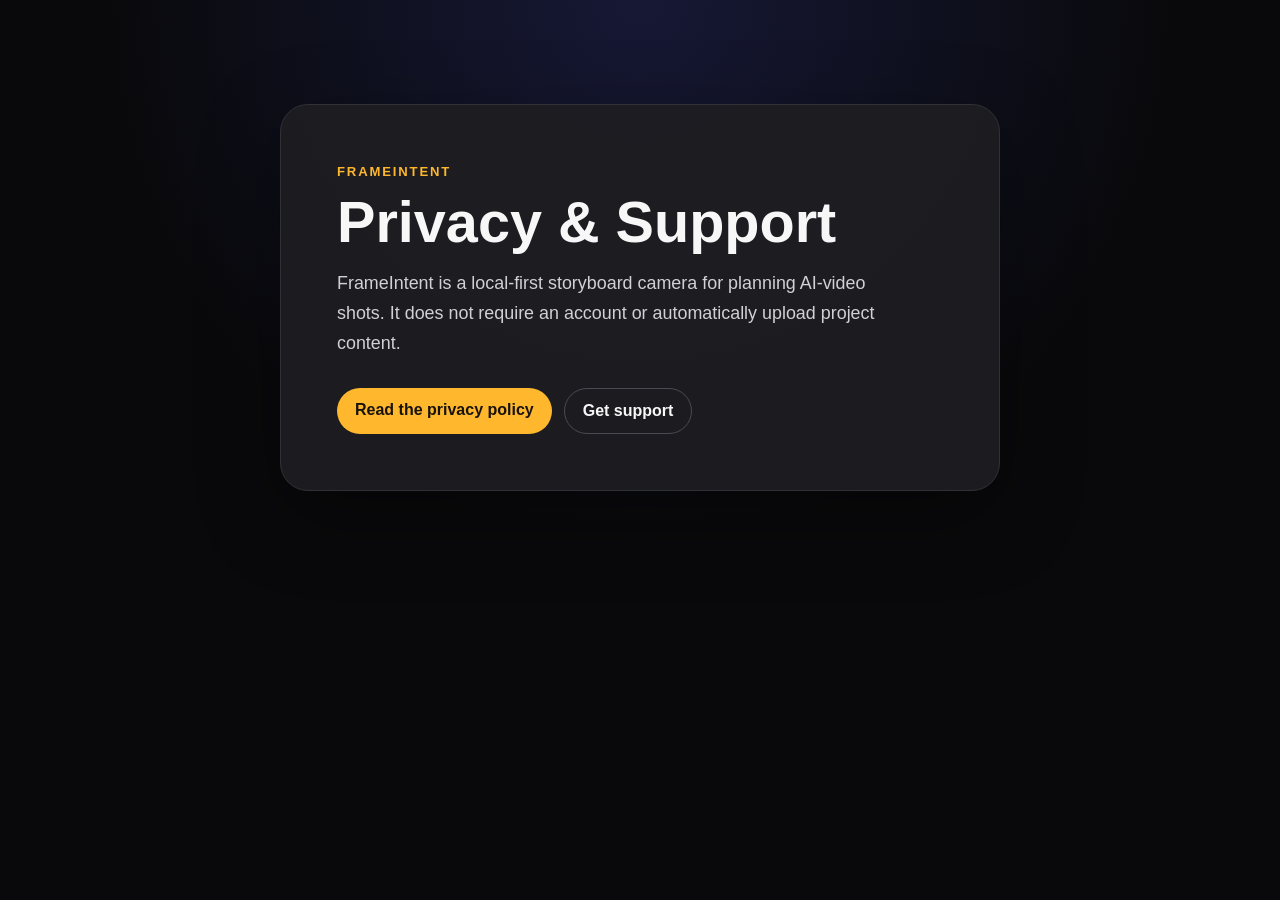
<file: index.html>
<!DOCTYPE html>
<html lang="en">
<head>
  <meta charset="utf-8">
  <meta name="viewport" content="width=device-width, initial-scale=1">
  <meta name="description" content="FrameIntent privacy and support information.">
  <title>FrameIntent Privacy &amp; Support</title>
  <link rel="stylesheet" href="styles.css">
</head>
<body>
  <main class="card">
    <p class="eyebrow">FrameIntent</p>
    <h1>Privacy &amp; Support</h1>
    <p class="lede">
      FrameIntent is a local-first storyboard camera for planning AI-video shots.
      It does not require an account or automatically upload project content.
    </p>
    <nav aria-label="Legal and support pages">
      <a class="button" href="privacy.html">Read the privacy policy</a>
      <a class="button secondary" href="support.html">Get support</a>
    </nav>
  </main>
</body>
</html>
</file>
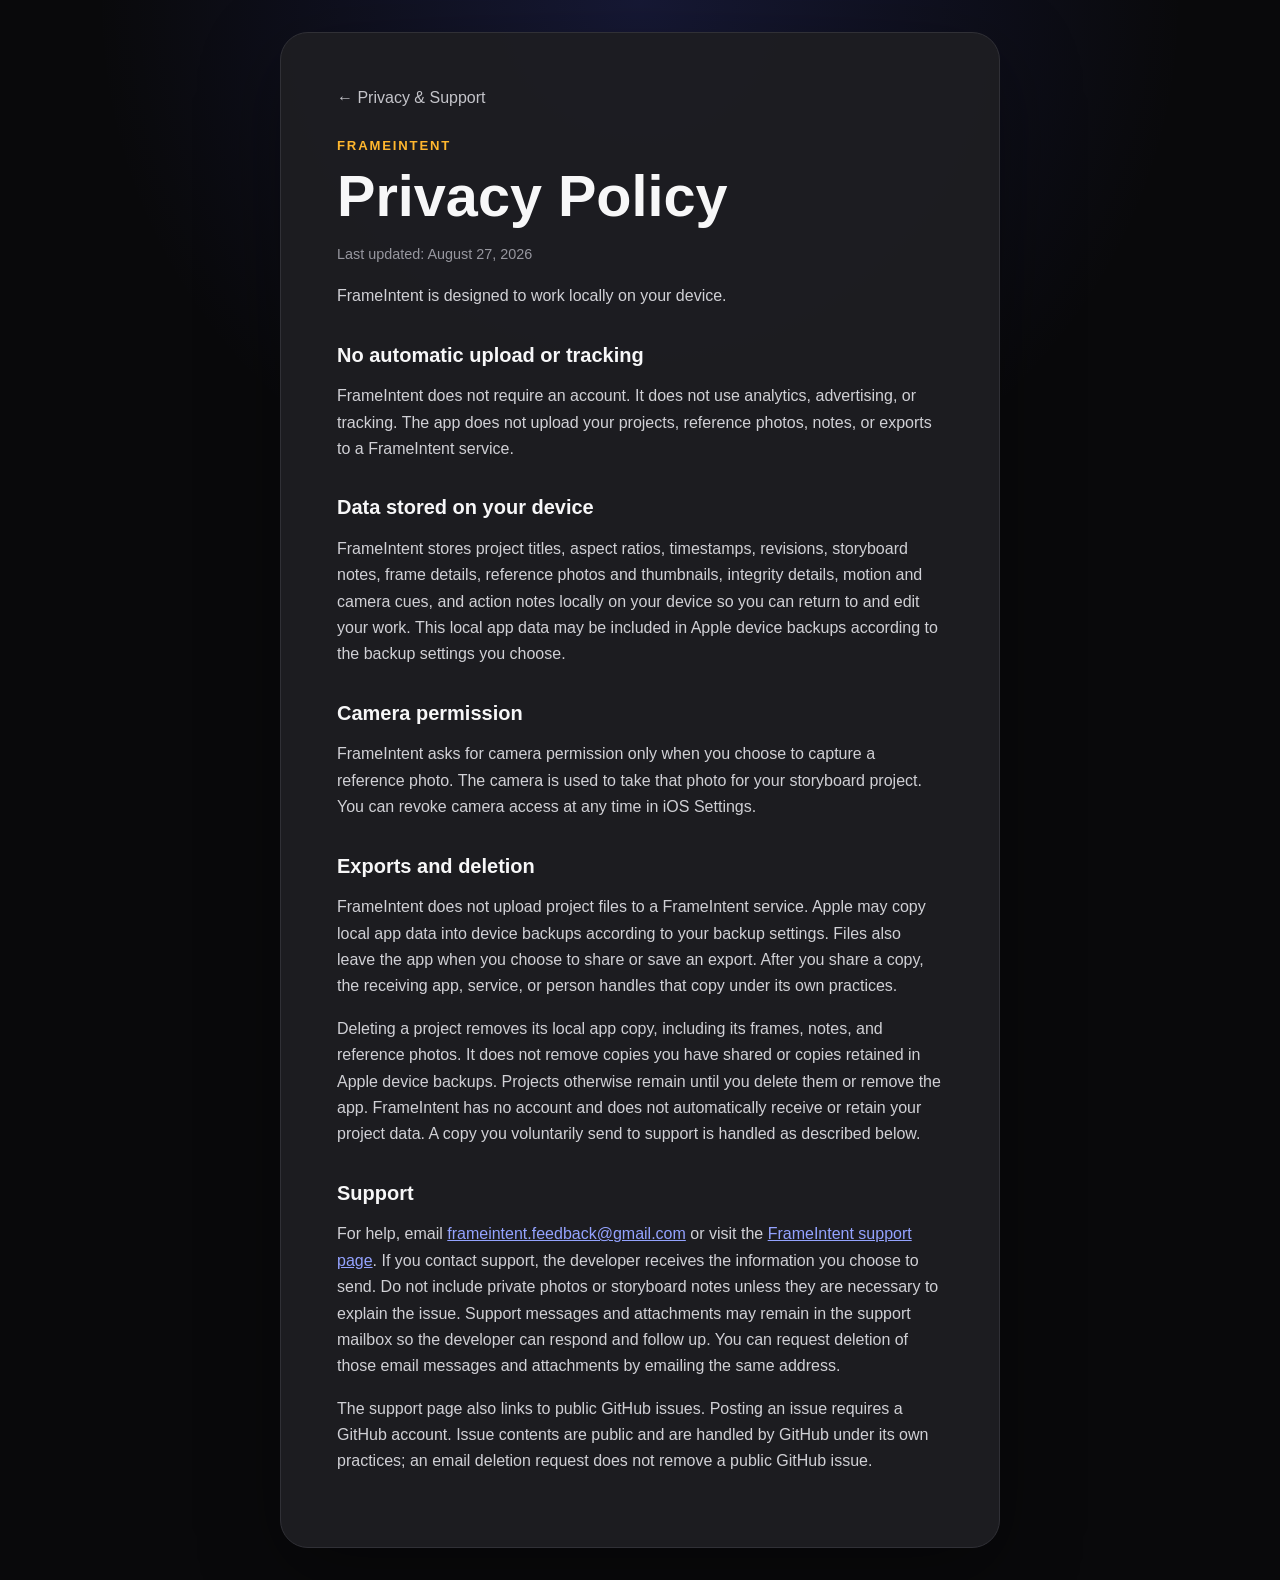
<file: privacy.html>
<!DOCTYPE html>
<html lang="en">
<head>
  <meta charset="utf-8">
  <meta name="viewport" content="width=device-width, initial-scale=1">
  <meta name="description" content="FrameIntent privacy policy.">
  <title>FrameIntent Privacy Policy</title>
  <link rel="stylesheet" href="styles.css">
</head>
<body>
  <main class="card policy">
    <a class="back" href="index.html">← Privacy &amp; Support</a>
    <p class="eyebrow">FrameIntent</p>
    <h1>Privacy Policy</h1>
    <p class="updated">Last updated: August 27, 2026</p>

    <p>FrameIntent is designed to work locally on your device.</p>

    <h2>No automatic upload or tracking</h2>
    <p>
      FrameIntent does not require an account. It does not use analytics,
      advertising, or tracking. The app does not upload your projects,
      reference photos, notes, or exports to a FrameIntent service.
    </p>
    <h2>Data stored on your device</h2>
    <p>
      FrameIntent stores project titles, aspect ratios, timestamps, revisions,
      storyboard notes, frame details, reference photos and thumbnails,
      integrity details, motion and camera cues, and action notes locally on
      your device so you can return to and edit your work. This local app data
      may be included in Apple device backups according to the backup settings
      you choose.
    </p>

    <h2>Camera permission</h2>
    <p>
      FrameIntent asks for camera permission only when you choose to capture a
      reference photo. The camera is used to take that photo for your storyboard
      project. You can revoke camera access at any time in iOS Settings.
    </p>

    <h2>Exports and deletion</h2>
    <p>
      FrameIntent does not upload project files to a FrameIntent service. Apple
      may copy local app data into device backups according to your backup
      settings. Files also leave the app when you choose to share or save an
      export. After you share a copy, the receiving app, service, or person handles
      that copy under its own practices.
    </p>
    <p>
      Deleting a project removes its local app copy, including its frames, notes,
      and reference photos. It does not remove copies you have shared or copies
      retained in Apple device backups. Projects otherwise remain until you
      delete them or remove the app. FrameIntent has no account and does not
      automatically receive or retain your project data. A copy you voluntarily
      send to support is handled as described below.
    </p>

    <h2>Support</h2>
    <p>
      For help, email
      <a href="mailto:frameintent.feedback@gmail.com?subject=FrameIntent%20Support">frameintent.feedback@gmail.com</a>
      or visit the <a href="support.html">FrameIntent support page</a>. If you
      contact support, the developer receives the information you choose to send.
      Do not include private photos or storyboard notes unless they are necessary
      to explain the issue. Support messages and attachments may remain in the
      support mailbox so the developer can respond and follow up. You can request
      deletion of those email messages and attachments by emailing the same
      address.
    </p>
    <p>
      The support page also links to public GitHub issues. Posting an issue
      requires a GitHub account. Issue contents are public and are handled by
      GitHub under its own practices; an email deletion request does not remove a
      public GitHub issue.
    </p>
  </main>
</body>
</html>
</file>
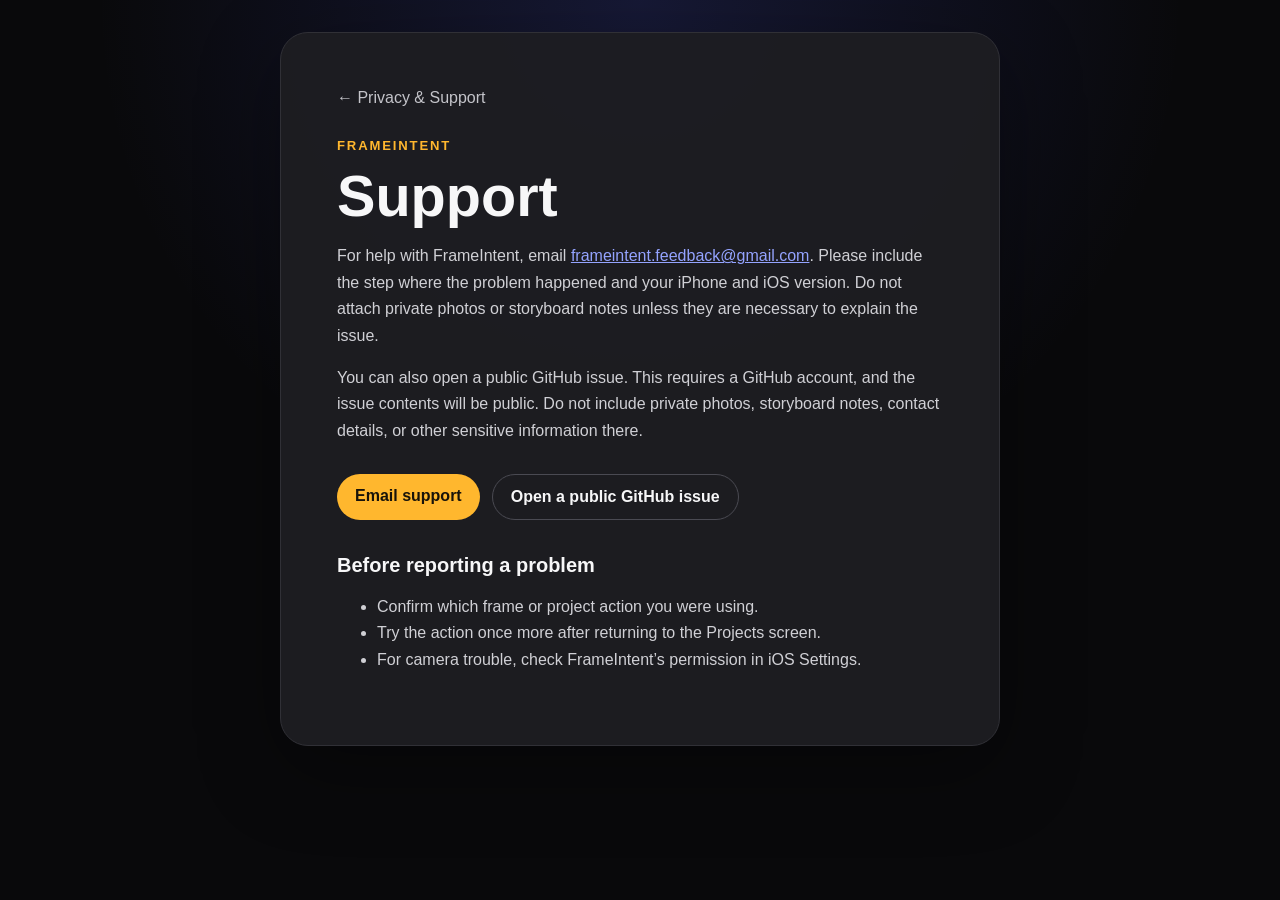
<file: support.html>
<!DOCTYPE html>
<html lang="en">
<head>
  <meta charset="utf-8">
  <meta name="viewport" content="width=device-width, initial-scale=1">
  <meta name="description" content="FrameIntent support and contact information.">
  <title>FrameIntent Support</title>
  <link rel="stylesheet" href="styles.css">
</head>
<body>
  <main class="card policy">
    <a class="back" href="index.html">← Privacy &amp; Support</a>
    <p class="eyebrow">FrameIntent</p>
    <h1>Support</h1>
    <p>
      For help with FrameIntent, email
      <a href="mailto:frameintent.feedback@gmail.com?subject=FrameIntent%20Support">frameintent.feedback@gmail.com</a>.
      Please include the step where the problem happened and your iPhone and iOS
      version. Do not attach private photos or storyboard notes unless they are
      necessary to explain the issue.
    </p>
    <p>
      You can also open a public GitHub issue. This requires a GitHub account,
      and the issue contents will be public. Do not include private photos,
      storyboard notes, contact details, or other sensitive information there.
    </p>
    <nav aria-label="Support options">
      <a class="button" href="mailto:frameintent.feedback@gmail.com?subject=FrameIntent%20Support">Email support</a>
      <a class="button secondary" href="https://github.com/stoicpickle/frameintent-support/issues/new">Open a public GitHub issue</a>
    </nav>
    <h2>Before reporting a problem</h2>
    <ul>
      <li>Confirm which frame or project action you were using.</li>
      <li>Try the action once more after returning to the Projects screen.</li>
      <li>For camera trouble, check FrameIntent’s permission in iOS Settings.</li>
    </ul>
  </main>
</body>
</html>
</file>
<file: styles.css>
:root {
  color-scheme: dark;
  font-family: -apple-system, BlinkMacSystemFont, "Segoe UI", sans-serif;
  background: #09090b;
  color: #f7f7f8;
}

* {
  box-sizing: border-box;
}

body {
  min-height: 100vh;
  margin: 0;
  padding: 32px 18px;
  display: grid;
  place-items: start center;
  background:
    radial-gradient(circle at top, rgba(82, 95, 246, 0.18), transparent 34rem),
    #09090b;
}

.card {
  width: min(720px, 100%);
  margin-top: clamp(24px, 8vh, 96px);
  padding: clamp(28px, 6vw, 56px);
  border: 1px solid #303036;
  border-radius: 28px;
  background: rgba(29, 29, 33, 0.94);
  box-shadow: 0 24px 80px rgba(0, 0, 0, 0.35);
}

.policy {
  margin-top: 0;
}

.eyebrow {
  margin: 0 0 10px;
  color: #ffb72e;
  font-size: 0.82rem;
  font-weight: 750;
  letter-spacing: 0.14em;
  text-transform: uppercase;
}

h1 {
  margin: 0 0 18px;
  font-size: clamp(2rem, 7vw, 3.6rem);
  line-height: 1.02;
}

h2 {
  margin-top: 34px;
  font-size: 1.25rem;
}

p,
li {
  color: #d0d0d5;
  font-size: 1rem;
  line-height: 1.65;
}

.lede {
  max-width: 58ch;
  font-size: 1.12rem;
}

.updated {
  color: #97979f;
  font-size: 0.9rem;
}

nav {
  display: flex;
  flex-wrap: wrap;
  gap: 12px;
  margin-top: 30px;
}

a {
  color: #94a3ff;
}

.button {
  display: inline-block;
  padding: 13px 18px;
  border-radius: 999px;
  background: #ffb72e;
  color: #18130a;
  font-weight: 750;
  text-decoration: none;
}

.button.secondary {
  border: 1px solid #4a4a52;
  background: transparent;
  color: #f7f7f8;
}

.back {
  display: inline-block;
  margin-bottom: 28px;
  color: #c4c4ca;
  text-decoration: none;
}

.button:focus-visible,
a:focus-visible {
  outline: 3px solid #ffffff;
  outline-offset: 3px;
}

@media (max-width: 480px) {
  body {
    padding: 18px 12px;
  }

  .card {
    padding: 26px 20px;
    border-radius: 22px;
  }

  nav,
  .button {
    width: 100%;
    text-align: center;
  }
}
</file>
